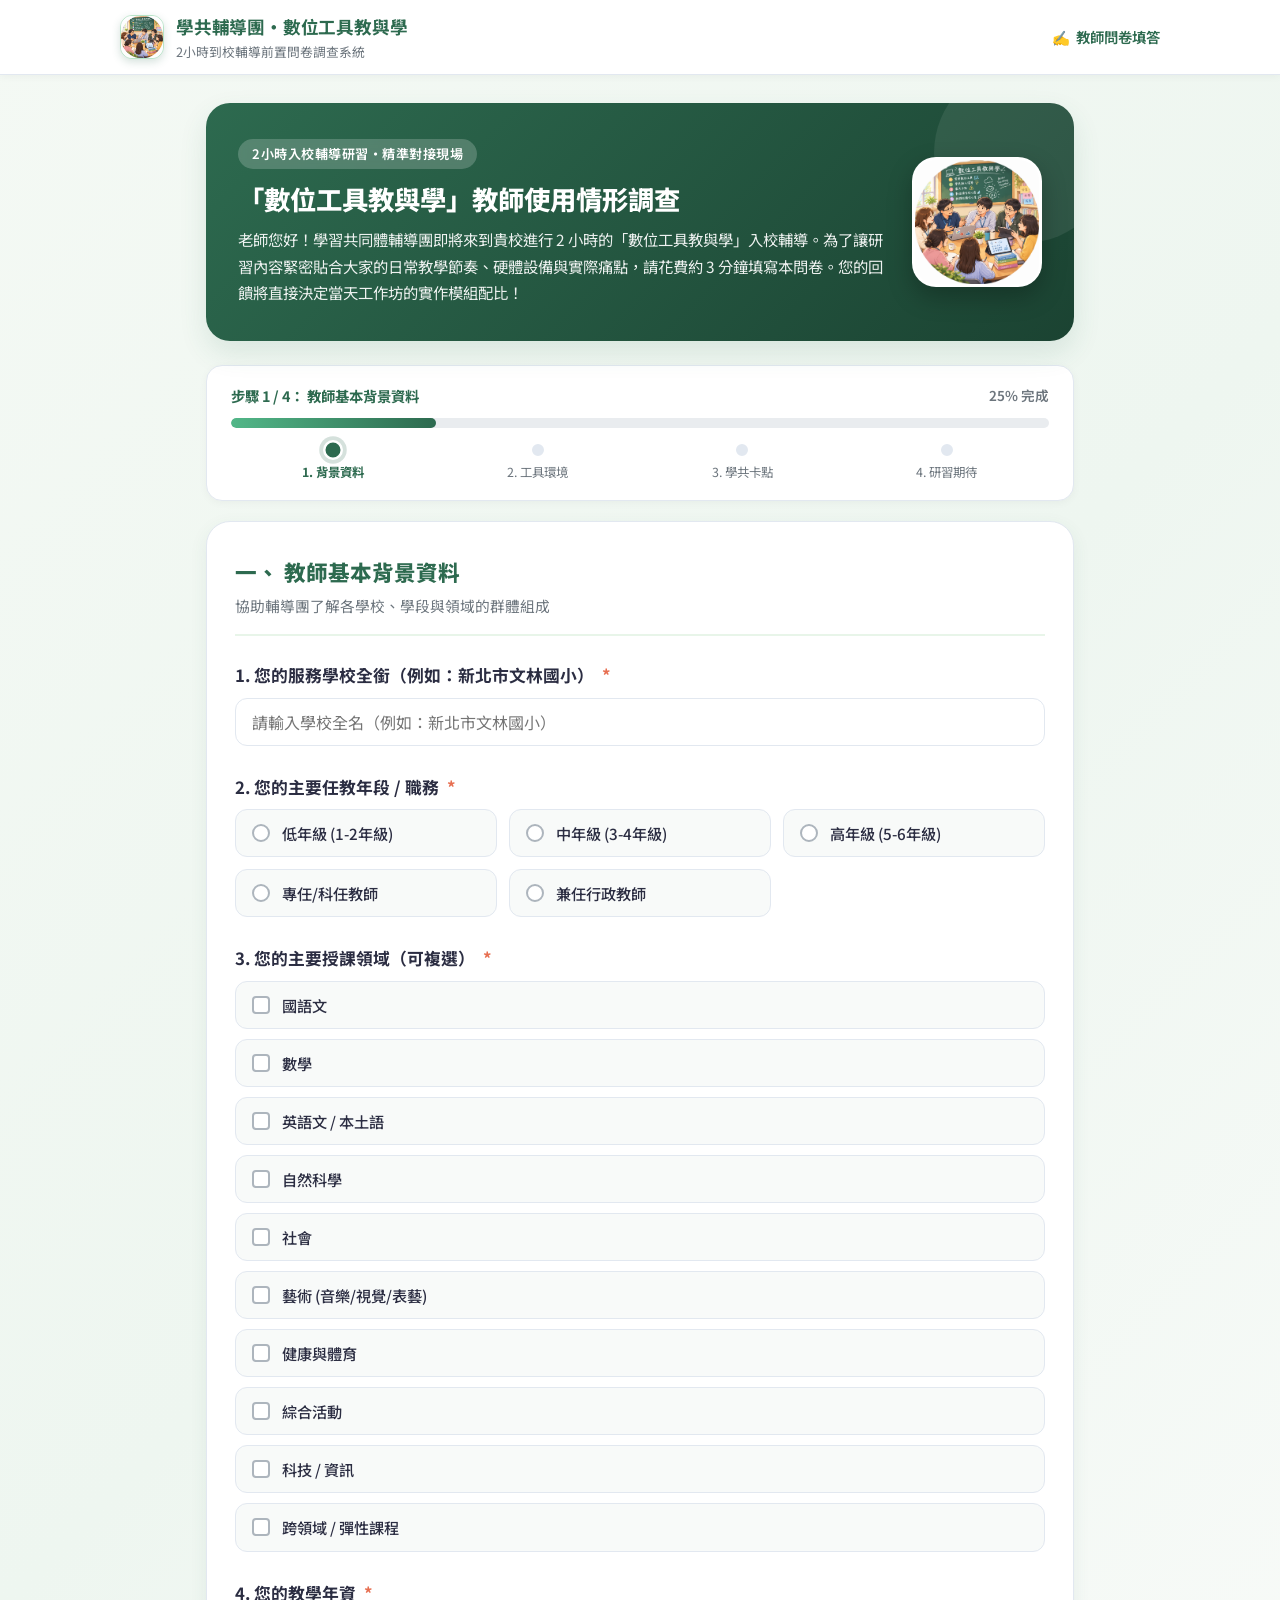
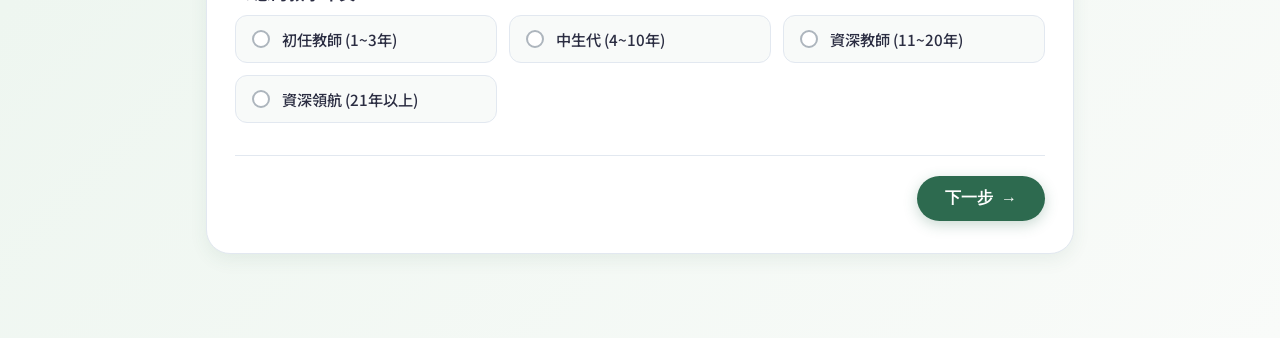
<file: index.html>
<!DOCTYPE html>
<html lang="zh-TW">
<head>
  <meta charset="UTF-8" />
  <meta name="viewport" content="width=device-width, initial-scale=1.0" />
  <title>學習共同體輔導團｜「數位工具教與學」到校輔導前置調查</title>
  
  <!-- Google Fonts -->
  <link rel="preconnect" href="https://fonts.googleapis.com">
  <link rel="preconnect" href="https://fonts.gstatic.com" crossorigin>
  <link href="https://fonts.googleapis.com/css2?family=Noto+Sans+TC:wght@400;500;600;700;800&display=swap" rel="stylesheet">
  
  <!-- CSS Stylesheet -->
  <link rel="stylesheet" href="css/style.css" />
  <link rel="icon" type="image/png" href="數位工具教與學圖像.PNG" />
</head>
<body>

  <!-- 頂部導覽列 (純教師填答視圖) -->
  <header class="navbar">
    <div class="nav-container">
      <div class="logo-area">
        <img src="數位工具教與學圖像.PNG" alt="數位工具教與學 Logo" class="navbar-logo-img" />
        <div class="logo-text">
          <h1>學共輔導團・數位工具教與學</h1>
          <p>2小時到校輔導前置問卷調查系統</p>
        </div>
      </div>
      <div class="nav-actions">
        <span style="font-size: 0.9rem; font-weight: 600; color: var(--primary-color); display: flex; align-items: center; gap: 6px;">
          <span>✍️</span> 教師問卷填答
        </span>
      </div>
    </div>
  </header>

  <main class="main-wrapper">

    <!-- ==========================================
         教師問卷填答介面 (Survey View)
         ========================================== -->
    <div id="survey-view">
      <!-- 橫幅介紹區 -->
      <section class="hero-banner">
        <div class="hero-content">
          <div class="hero-text">
            <div class="hero-badge">2小時入校輔導研習・精準對接現場</div>
            <h2 class="hero-title">「數位工具教與學」教師使用情形調查</h2>
            <p class="hero-desc">
              老師您好！學習共同體輔導團即將來到貴校進行 2 小時的「數位工具教與學」入校輔導。為了讓研習內容緊密貼合大家的日常教學節奏、硬體設備與實際痛點，請花費約 3 分鐘填寫本問卷。您的回饋將直接決定當天工作坊的實作模組配比！
            </p>
          </div>
          <div class="hero-logo-box">
            <img src="數位工具教與學圖像.PNG" alt="數位工具教與學 Logo" class="hero-logo-img" />
          </div>
        </div>
      </section>

      <!-- 進度指示條 -->
      <section class="progress-card">
        <div class="progress-header">
          <span class="progress-step-text" id="progress-step-text">步驟 1 / 4：基本背景資料</span>
          <span class="progress-pct" id="progress-pct">25% 完成</span>
        </div>
        <div class="progress-bar-bg">
          <div class="progress-bar-fill" id="progress-bar-fill"></div>
        </div>
        <div class="step-indicators">
          <div class="step-node active" data-step="1">
            <div class="step-dot"></div>
            <span>1. 背景資料</span>
          </div>
          <div class="step-node" data-step="2">
            <div class="step-dot"></div>
            <span>2. 工具環境</span>
          </div>
          <div class="step-node" data-step="3">
            <div class="step-dot"></div>
            <span>3. 學共卡點</span>
          </div>
          <div class="step-node" data-step="4">
            <div class="step-dot"></div>
            <span>4. 研習期待</span>
          </div>
        </div>
      </section>

      <!-- 問卷動態卡片主體 -->
      <section class="survey-card">
        <div id="survey-content-area">
          <!-- 題目將由 survey-app.js 動態注入 -->
        </div>

        <!-- 底部切換按鈕 -->
        <div class="form-actions">
          <button type="button" class="btn btn-secondary" id="btn-prev" style="display: none;">
            <span>←</span> 上一步
          </button>
          <div style="flex: 1;"></div>
          <button type="button" class="btn btn-primary" id="btn-next">
            下一步 <span>→</span>
          </button>
          <button type="button" class="btn btn-success" id="btn-submit" style="display: none;">
            <span>✓</span> 送出問卷調查
          </button>
        </div>
      </section>
    </div>

  </main>

  <!-- 全域提示訊息浮層 (Toast) -->
  <div id="toast" class="toast-msg"></div>

  <!-- 應用程式腳本 -->
  <script src="js/survey-data.js"></script>
  <script src="js/survey-app.js"></script>

</body>
</html>
</file>
<file: css/style.css>
/* ==========================================================================
   學共輔導團「數位工具教與學」前置問卷調查 - 主樣式表
   風格：溫潤學共綠 (Forest & Sage Green) 現代卡片設計、RWD 響應式佈局
   ========================================================================== */

:root {
  --primary-color: #2d6a4f;
  --primary-hover: #1b4332;
  --primary-light: #e8f5e9;
  --primary-border: #b7e4c7;
  --secondary-color: #52b788;
  --accent-color: #e76f51;
  --accent-hover: #d45d3e;
  --warning-color: #e9c46a;
  --info-color: #457b9d;
  
  --bg-gradient: linear-gradient(135deg, #f4f9f4 0%, #eef6f0 50%, #f9fbf9 100%);
  --card-bg: #ffffff;
  --text-main: #2b2d42;
  --text-muted: #6c757d;
  --text-light: #8d99ae;
  --border-color: #e2e8f0;
  --border-focus: #40916c;
  
  --shadow-sm: 0 2px 8px rgba(0, 0, 0, 0.04);
  --shadow-md: 0 6px 18px rgba(45, 106, 79, 0.08);
  --shadow-lg: 0 12px 28px rgba(45, 106, 79, 0.12);
  --radius-sm: 8px;
  --radius-md: 12px;
  --radius-lg: 16px;
  --radius-xl: 24px;
  
  --font-family: 'Noto Sans TC', -apple-system, BlinkMacSystemFont, "Segoe UI", Roboto, "Helvetica Neue", Arial, sans-serif;
}

* {
  box-sizing: border-box;
  margin: 0;
  padding: 0;
}

body {
  font-family: var(--font-family);
  background: var(--bg-gradient);
  color: var(--text-main);
  line-height: 1.65;
  min-height: 100vh;
  padding-bottom: 60px;
}

/* 頂部導覽列 */
.navbar {
  background: rgba(255, 255, 255, 0.95);
  backdrop-filter: blur(10px);
  border-bottom: 1px solid var(--border-color);
  position: sticky;
  top: 0;
  z-index: 100;
  box-shadow: var(--shadow-sm);
}

.nav-container {
  max-width: 1080px;
  margin: 0 auto;
  padding: 12px 20px;
  display: flex;
  justify-content: space-between;
  align-items: center;
}

.logo-area {
  display: flex;
  align-items: center;
  gap: 12px;
}

.logo-icon {
  background: var(--primary-color);
  color: white;
  width: 40px;
  height: 40px;
  border-radius: var(--radius-md);
  display: flex;
  align-items: center;
  justify-content: center;
  font-size: 1.3rem;
  font-weight: bold;
  box-shadow: 0 4px 10px rgba(45, 106, 79, 0.25);
}

.navbar-logo-img {
  width: 44px;
  height: 44px;
  border-radius: var(--radius-md);
  object-fit: cover;
  box-shadow: 0 3px 8px rgba(45, 106, 79, 0.2);
  border: 1.5px solid var(--primary-border);
  background: #ffffff;
  flex-shrink: 0;
}

.logo-text h1 {
  font-size: 1.1rem;
  font-weight: 700;
  color: var(--primary-color);
  letter-spacing: -0.2px;
}

.logo-text p {
  font-size: 0.8rem;
  color: var(--text-muted);
}

.nav-actions {
  display: flex;
  gap: 10px;
}

.btn-nav {
  padding: 8px 16px;
  border-radius: 30px;
  font-size: 0.9rem;
  font-weight: 600;
  cursor: pointer;
  transition: all 0.2s ease;
  border: 1px solid var(--primary-color);
  background: transparent;
  color: var(--primary-color);
  display: flex;
  align-items: center;
  gap: 6px;
}

.btn-nav:hover, .btn-nav.active {
  background: var(--primary-color);
  color: white;
  box-shadow: 0 4px 12px rgba(45, 106, 79, 0.2);
}

/* 主容器 */
.main-wrapper {
  max-width: 900px;
  margin: 28px auto 0;
  padding: 0 16px;
}

/* 歡迎橫幅 */
.hero-banner {
  background: linear-gradient(135deg, #2d6a4f 0%, #1b4332 100%);
  color: white;
  border-radius: var(--radius-xl);
  padding: 36px 32px;
  box-shadow: var(--shadow-lg);
  margin-bottom: 24px;
  position: relative;
  overflow: hidden;
}

.hero-banner::after {
  content: "";
  position: absolute;
  top: -40px;
  right: -40px;
  width: 180px;
  height: 180px;
  background: rgba(255, 255, 255, 0.08);
  border-radius: 50%;
  pointer-events: none;
}

.hero-badge {
  display: inline-block;
  background: rgba(255, 255, 255, 0.2);
  backdrop-filter: blur(5px);
  padding: 4px 14px;
  border-radius: 20px;
  font-size: 0.82rem;
  font-weight: 600;
  letter-spacing: 0.5px;
  margin-bottom: 12px;
}

.hero-title {
  font-size: 1.65rem;
  font-weight: 800;
  line-height: 1.35;
  margin-bottom: 10px;
}

.hero-desc {
  font-size: 0.96rem;
  opacity: 0.92;
  line-height: 1.7;
}

.hero-content {
  display: flex;
  align-items: center;
  justify-content: space-between;
  gap: 28px;
  position: relative;
  z-index: 1;
}

.hero-text {
  flex: 1;
}

.hero-logo-box {
  flex-shrink: 0;
  display: flex;
  align-items: center;
  justify-content: center;
}

.hero-logo-img {
  width: 130px;
  height: 130px;
  border-radius: 24px;
  object-fit: cover;
  box-shadow: 0 10px 25px rgba(0, 0, 0, 0.25);
  border: 3px solid rgba(255, 255, 255, 0.9);
  background: white;
  transition: transform 0.3s ease, box-shadow 0.3s ease;
}

.hero-logo-img:hover {
  transform: scale(1.04) rotate(1deg);
  box-shadow: 0 14px 30px rgba(0, 0, 0, 0.32);
}

@media (max-width: 640px) {
  .hero-content {
    flex-direction: column-reverse;
    align-items: flex-start;
    gap: 16px;
  }
  .hero-logo-img {
    width: 90px;
    height: 90px;
    border-radius: 18px;
  }
}

/* 進度條指示器 */
.progress-card {
  background: var(--card-bg);
  border-radius: var(--radius-lg);
  padding: 18px 24px;
  box-shadow: var(--shadow-sm);
  margin-bottom: 20px;
  border: 1px solid var(--border-color);
}

.progress-header {
  display: flex;
  justify-content: space-between;
  align-items: center;
  margin-bottom: 10px;
}

.progress-step-text {
  font-size: 0.9rem;
  font-weight: 700;
  color: var(--primary-color);
}

.progress-pct {
  font-size: 0.85rem;
  font-weight: 600;
  color: var(--text-muted);
}

.progress-bar-bg {
  width: 100%;
  height: 10px;
  background: #e9ecef;
  border-radius: 10px;
  overflow: hidden;
}

.progress-bar-fill {
  height: 100%;
  width: 25%;
  background: linear-gradient(90deg, #52b788 0%, #2d6a4f 100%);
  border-radius: 10px;
  transition: width 0.4s cubic-bezier(0.4, 0, 0.2, 1);
}

.step-indicators {
  display: flex;
  justify-content: space-between;
  margin-top: 14px;
  position: relative;
}

.step-node {
  display: flex;
  flex-direction: column;
  align-items: center;
  font-size: 0.78rem;
  color: var(--text-muted);
  cursor: pointer;
  transition: color 0.2s;
  flex: 1;
  text-align: center;
}

.step-node.active {
  color: var(--primary-color);
  font-weight: 700;
}

.step-node.completed {
  color: var(--secondary-color);
}

.step-dot {
  width: 16px;
  height: 16px;
  border-radius: 50%;
  background: #e2e8f0;
  border: 2px solid white;
  margin-bottom: 4px;
  transition: all 0.3s;
}

.step-node.active .step-dot {
  background: var(--primary-color);
  transform: scale(1.25);
  box-shadow: 0 0 0 3px rgba(45, 106, 79, 0.2);
}

.step-node.completed .step-dot {
  background: var(--secondary-color);
}

/* 問卷卡片主體 */
.survey-card {
  background: var(--card-bg);
  border-radius: var(--radius-xl);
  padding: 32px 28px;
  box-shadow: var(--shadow-md);
  border: 1px solid var(--border-color);
  margin-bottom: 24px;
  animation: fadeIn 0.35s ease;
}

@keyframes fadeIn {
  from { opacity: 0; transform: translateY(10px); }
  to { opacity: 1; transform: translateY(0); }
}

.section-header {
  border-bottom: 2px solid var(--primary-light);
  padding-bottom: 16px;
  margin-bottom: 26px;
}

.section-title {
  font-size: 1.35rem;
  font-weight: 800;
  color: var(--primary-color);
  display: flex;
  align-items: center;
  gap: 8px;
}

.section-desc {
  font-size: 0.92rem;
  color: var(--text-muted);
  margin-top: 4px;
}

/* 問題元件排版 */
.question-group {
  margin-bottom: 28px;
}

.question-label {
  font-size: 1.05rem;
  font-weight: 700;
  color: var(--text-main);
  margin-bottom: 8px;
  display: block;
}

.required-star {
  color: var(--accent-color);
  margin-left: 4px;
}

.question-hint {
  font-size: 0.82rem;
  color: var(--text-muted);
  margin-bottom: 10px;
}

/* 單選與複選卡片式選項 (Chip/Card options) */
.options-grid {
  display: grid;
  grid-template-columns: repeat(auto-fill, minmax(240px, 1fr));
  gap: 12px;
}

.options-list-vertical {
  display: flex;
  flex-direction: column;
  gap: 10px;
}

.option-item {
  position: relative;
  display: flex;
  align-items: flex-start;
  padding: 12px 16px;
  background: #f8faf9;
  border: 1.5px solid var(--border-color);
  border-radius: var(--radius-md);
  cursor: pointer;
  transition: all 0.2s ease;
  user-select: none;
}

.option-item:hover {
  background: #ffffff;
  border-color: var(--secondary-color);
  box-shadow: var(--shadow-sm);
  transform: translateY(-1px);
}

.option-item input[type="radio"],
.option-item input[type="checkbox"] {
  position: absolute;
  opacity: 0;
  cursor: pointer;
}

.custom-indicator {
  width: 18px;
  height: 18px;
  border: 2px solid #adb5bd;
  border-radius: 4px;
  margin-right: 12px;
  margin-top: 2px;
  flex-shrink: 0;
  display: flex;
  align-items: center;
  justify-content: center;
  transition: all 0.2s;
  background: white;
}

.option-item input[type="radio"] + .custom-indicator {
  border-radius: 50%;
}

.option-item input:checked + .custom-indicator {
  background: var(--primary-color);
  border-color: var(--primary-color);
}

.option-item input[type="radio"]:checked + .custom-indicator::after {
  content: "";
  width: 7px;
  height: 7px;
  background: white;
  border-radius: 50%;
}

.option-item input[type="checkbox"]:checked + .custom-indicator::after {
  content: "✓";
  color: white;
  font-size: 12px;
  font-weight: bold;
}

.option-item.selected {
  background: var(--primary-light);
  border-color: var(--primary-color);
  box-shadow: 0 2px 8px rgba(45, 106, 79, 0.12);
}

.option-text {
  font-size: 0.95rem;
  color: var(--text-main);
  line-height: 1.45;
  font-weight: 500;
}

/* 評分量表 (Likert 1~5 Rating Cards) */
.rating-scale-container {
  background: #f8faf9;
  border: 1px solid var(--border-color);
  border-radius: var(--radius-lg);
  padding: 18px 20px;
}

.rating-guide {
  display: flex;
  justify-content: space-between;
  font-size: 0.82rem;
  color: var(--text-muted);
  margin-bottom: 12px;
}

.rating-guide-min {
  color: #c0392b;
  font-weight: 600;
}

.rating-guide-max {
  color: #27ae60;
  font-weight: 600;
}

.rating-buttons {
  display: flex;
  justify-content: space-between;
  gap: 8px;
}

.rating-btn-label {
  flex: 1;
  text-align: center;
  padding: 12px 6px;
  background: white;
  border: 2px solid var(--border-color);
  border-radius: var(--radius-md);
  cursor: pointer;
  font-size: 1.15rem;
  font-weight: 700;
  color: var(--text-main);
  transition: all 0.2s ease;
}

.rating-btn-label:hover {
  border-color: var(--secondary-color);
  background: #f0fdf4;
}

.rating-btn-label input[type="radio"] {
  display: none;
}

.rating-btn-label.selected {
  background: var(--primary-color);
  color: white;
  border-color: var(--primary-color);
  box-shadow: 0 4px 12px rgba(45, 106, 79, 0.25);
  transform: scale(1.05);
}

/* 文字輸入框與文字區域 */
.custom-input {
  width: 100%;
  height: 48px;
  padding: 10px 16px;
  border-radius: var(--radius-md);
  border: 1.5px solid var(--border-color);
  font-family: inherit;
  font-size: 1rem;
  color: var(--text-main);
  background: #ffffff;
  transition: all 0.2s;
}

.custom-input:focus {
  outline: none;
  border-color: var(--primary-color);
  box-shadow: 0 0 0 3px rgba(45, 106, 79, 0.15);
}

.custom-textarea {
  width: 100%;
  min-height: 110px;
  padding: 14px 16px;
  border-radius: var(--radius-md);
  border: 1.5px solid var(--border-color);
  font-family: inherit;
  font-size: 0.95rem;
  color: var(--text-main);
  background: #ffffff;
  transition: all 0.2s;
  resize: vertical;
}

.custom-textarea:focus {
  outline: none;
  border-color: var(--primary-color);
  box-shadow: 0 0 0 3px rgba(45, 106, 79, 0.15);
}

.school-filter-select {
  padding: 8px 14px;
  border-radius: 20px;
  border: 1.5px solid var(--primary-color);
  background: white;
  color: var(--primary-color);
  font-size: 0.9rem;
  font-weight: 700;
  cursor: pointer;
  outline: none;
}

/* 操作按鈕群 (底部前進/後退) */
.form-actions {
  display: flex;
  justify-content: space-between;
  align-items: center;
  margin-top: 32px;
  padding-top: 20px;
  border-top: 1px solid var(--border-color);
}

.btn {
  padding: 12px 28px;
  border-radius: 30px;
  font-size: 1rem;
  font-weight: 700;
  cursor: pointer;
  transition: all 0.25s ease;
  border: none;
  display: inline-flex;
  align-items: center;
  gap: 8px;
}

.btn-secondary {
  background: #e9ecef;
  color: var(--text-main);
}

.btn-secondary:hover:not(:disabled) {
  background: #dee2e6;
}

.btn-primary {
  background: var(--primary-color);
  color: white;
  box-shadow: 0 4px 14px rgba(45, 106, 79, 0.25);
}

.btn-primary:hover:not(:disabled) {
  background: var(--primary-hover);
  transform: translateY(-2px);
  box-shadow: 0 6px 18px rgba(45, 106, 79, 0.3);
}

.btn-success {
  background: #2a9d8f;
  color: white;
  box-shadow: 0 4px 14px rgba(42, 157, 143, 0.3);
}

.btn-success:hover:not(:disabled) {
  background: #21867a;
  transform: translateY(-2px);
}

.btn:disabled {
  opacity: 0.5;
  cursor: not-allowed;
  transform: none;
}

/* 提交完成頁面 */
.success-card {
  text-align: center;
  padding: 48px 24px;
}

.success-icon {
  width: 72px;
  height: 72px;
  background: #d8f3dc;
  color: var(--primary-color);
  border-radius: 50%;
  display: flex;
  align-items: center;
  justify-content: center;
  font-size: 2.2rem;
  margin: 0 auto 20px;
  box-shadow: 0 8px 20px rgba(45, 106, 79, 0.15);
}

.success-card h2 {
  font-size: 1.6rem;
  font-weight: 800;
  color: var(--primary-color);
  margin-bottom: 12px;
}

.success-card p {
  color: var(--text-muted);
  max-width: 520px;
  margin: 0 auto 28px;
  font-size: 1rem;
}

.success-buttons {
  display: flex;
  justify-content: center;
  gap: 16px;
  flex-wrap: wrap;
}

/* ==========================================================================
   講師數據分析儀表板 (Dashboard) 樣式
   ========================================================================== */
.dashboard-container {
  display: none;
  animation: fadeIn 0.35s ease;
}

.dashboard-header-card {
  background: white;
  border-radius: var(--radius-xl);
  padding: 24px 28px;
  box-shadow: var(--shadow-sm);
  border: 1px solid var(--border-color);
  margin-bottom: 20px;
  display: flex;
  justify-content: space-between;
  align-items: center;
  flex-wrap: wrap;
  gap: 16px;
}

.dashboard-title h2 {
  font-size: 1.4rem;
  font-weight: 800;
  color: var(--primary-color);
}

.dashboard-title p {
  font-size: 0.85rem;
  color: var(--text-muted);
}

.dashboard-toolbar {
  display: flex;
  gap: 10px;
  flex-wrap: wrap;
}

.btn-outline {
  padding: 8px 16px;
  border: 1.5px solid var(--border-color);
  background: white;
  border-radius: 20px;
  font-size: 0.88rem;
  font-weight: 600;
  cursor: pointer;
  display: inline-flex;
  align-items: center;
  gap: 6px;
  transition: all 0.2s;
  color: var(--text-main);
}

.btn-outline:hover {
  border-color: var(--primary-color);
  color: var(--primary-color);
  background: var(--primary-light);
}

.btn-sync {
  padding: 8px 18px;
  background: var(--primary-color);
  color: white;
  border: 1.5px solid var(--primary-color);
  border-radius: 20px;
  font-size: 0.88rem;
  font-weight: 700;
  cursor: pointer;
  display: inline-flex;
  align-items: center;
  gap: 8px;
  transition: all 0.2s;
  box-shadow: 0 2px 8px rgba(45, 106, 79, 0.2);
}

.btn-sync:hover {
  background: var(--primary-hover);
  box-shadow: 0 4px 12px rgba(45, 106, 79, 0.3);
  transform: translateY(-1px);
}

.btn-sync.syncing .sync-icon {
  display: inline-block;
  animation: spin 1s infinite linear;
}

@keyframes spin {
  from { transform: rotate(0deg); }
  to { transform: rotate(360deg); }
}

/* 同步狀態與唯讀標籤列 */
.sync-status-bar {
  width: 100%;
  display: flex;
  justify-content: space-between;
  align-items: center;
  padding: 10px 16px;
  margin-top: 14px;
  background: #f8faf9;
  border-radius: var(--radius-md);
  border: 1px dashed var(--primary-border);
  font-size: 0.84rem;
  flex-wrap: wrap;
  gap: 10px;
}

.sync-status-info {
  display: flex;
  align-items: center;
  gap: 8px;
  color: var(--text-main);
  font-weight: 600;
}

.status-dot {
  width: 9px;
  height: 9px;
  border-radius: 50%;
  display: inline-block;
  background: #94a3b8;
}

.status-dot.online {
  background: #10b981;
  box-shadow: 0 0 0 3px rgba(16, 185, 129, 0.2);
}

.status-dot.syncing {
  background: #f59e0b;
  box-shadow: 0 0 0 3px rgba(245, 158, 11, 0.2);
}

.sync-time {
  color: var(--text-muted);
  font-weight: 400;
  font-size: 0.8rem;
  margin-left: 4px;
}

.sync-readonly-tag {
  display: flex;
  align-items: center;
  gap: 6px;
  color: var(--primary-color);
  background: var(--primary-light);
  padding: 3px 10px;
  border-radius: 12px;
  font-size: 0.78rem;
  font-weight: 700;
}

/* 核心指標卡片 (KPI Stat Cards) */
.kpi-grid {
  display: grid;
  grid-template-columns: repeat(auto-fit, minmax(200px, 1fr));
  gap: 16px;
  margin-bottom: 24px;
}

.kpi-card {
  background: white;
  border-radius: var(--radius-lg);
  padding: 20px;
  border: 1px solid var(--border-color);
  box-shadow: var(--shadow-sm);
  display: flex;
  flex-direction: column;
  justify-content: space-between;
  position: relative;
  overflow: hidden;
}

.kpi-card::before {
  content: "";
  position: absolute;
  top: 0;
  left: 0;
  width: 4px;
  height: 100%;
  background: var(--primary-color);
}

.kpi-card.kpi-accent::before {
  background: var(--accent-color);
}

.kpi-card.kpi-info::before {
  background: var(--info-color);
}

.kpi-card.kpi-warning::before {
  background: var(--warning-color);
}

.kpi-label {
  font-size: 0.85rem;
  font-weight: 600;
  color: var(--text-muted);
}

.kpi-value {
  font-size: 2rem;
  font-weight: 800;
  color: var(--text-main);
  margin: 6px 0;
}

.kpi-subtext {
  font-size: 0.78rem;
  color: var(--text-light);
}

/* 圖表展示網格 */
.charts-grid {
  display: grid;
  grid-template-columns: repeat(auto-fit, minmax(380px, 1fr));
  gap: 20px;
  margin-bottom: 24px;
}

.chart-card {
  background: white;
  border-radius: var(--radius-xl);
  padding: 22px;
  border: 1px solid var(--border-color);
  box-shadow: var(--shadow-sm);
}

.chart-card.full-width {
  grid-column: 1 / -1;
}

.chart-card h3 {
  font-size: 1.05rem;
  font-weight: 700;
  color: var(--primary-color);
  margin-bottom: 4px;
  display: flex;
  align-items: center;
  gap: 8px;
}

.chart-card p {
  font-size: 0.82rem;
  color: var(--text-muted);
  margin-bottom: 16px;
}

.chart-wrapper {
  position: relative;
  width: 100%;
  height: 280px;
}

.chart-wrapper.tall {
  height: 340px;
}

/* 提問與文字卡片列表 */
.questions-feed {
  display: flex;
  flex-direction: column;
  gap: 12px;
  max-height: 400px;
  overflow-y: auto;
  padding-right: 6px;
}

.question-post-card {
  background: #f8faf9;
  border-left: 4px solid var(--secondary-color);
  border-radius: var(--radius-sm);
  padding: 14px 16px;
  font-size: 0.92rem;
}

.question-post-header {
  display: flex;
  justify-content: space-between;
  font-size: 0.78rem;
  color: var(--text-muted);
  margin-bottom: 6px;
}

.question-post-content {
  color: var(--text-main);
  font-weight: 500;
  line-height: 1.5;
}

/* 提示訊息 (Toast) */
.toast-msg {
  position: fixed;
  bottom: 24px;
  right: 24px;
  background: #2b2d42;
  color: white;
  padding: 12px 22px;
  border-radius: 30px;
  font-size: 0.9rem;
  box-shadow: 0 8px 24px rgba(0,0,0,0.2);
  z-index: 1000;
  transform: translateY(100px);
  opacity: 0;
  transition: all 0.3s ease;
  display: flex;
  align-items: center;
  gap: 8px;
}

.toast-msg.show {
  transform: translateY(0);
  opacity: 1;
}

/* 響應式微調 (RWD Mobile / Tablet) */
@media (max-width: 768px) {
  .hero-banner {
    padding: 24px 20px;
    border-radius: var(--radius-lg);
  }

  .hero-title {
    font-size: 1.35rem;
  }

  .survey-card {
    padding: 22px 18px;
    border-radius: var(--radius-lg);
  }

  .options-grid {
    grid-template-columns: 1fr;
  }

  .charts-grid {
    grid-template-columns: 1fr;
  }

  .chart-wrapper {
    height: 240px;
  }

  .step-node span {
    display: none;
  }

  .rating-buttons {
    gap: 4px;
  }

  .rating-btn-label {
    padding: 10px 4px;
    font-size: 1rem;
  }

  .dashboard-header-card {
    flex-direction: column;
    align-items: flex-start;
  }
}
</file>
